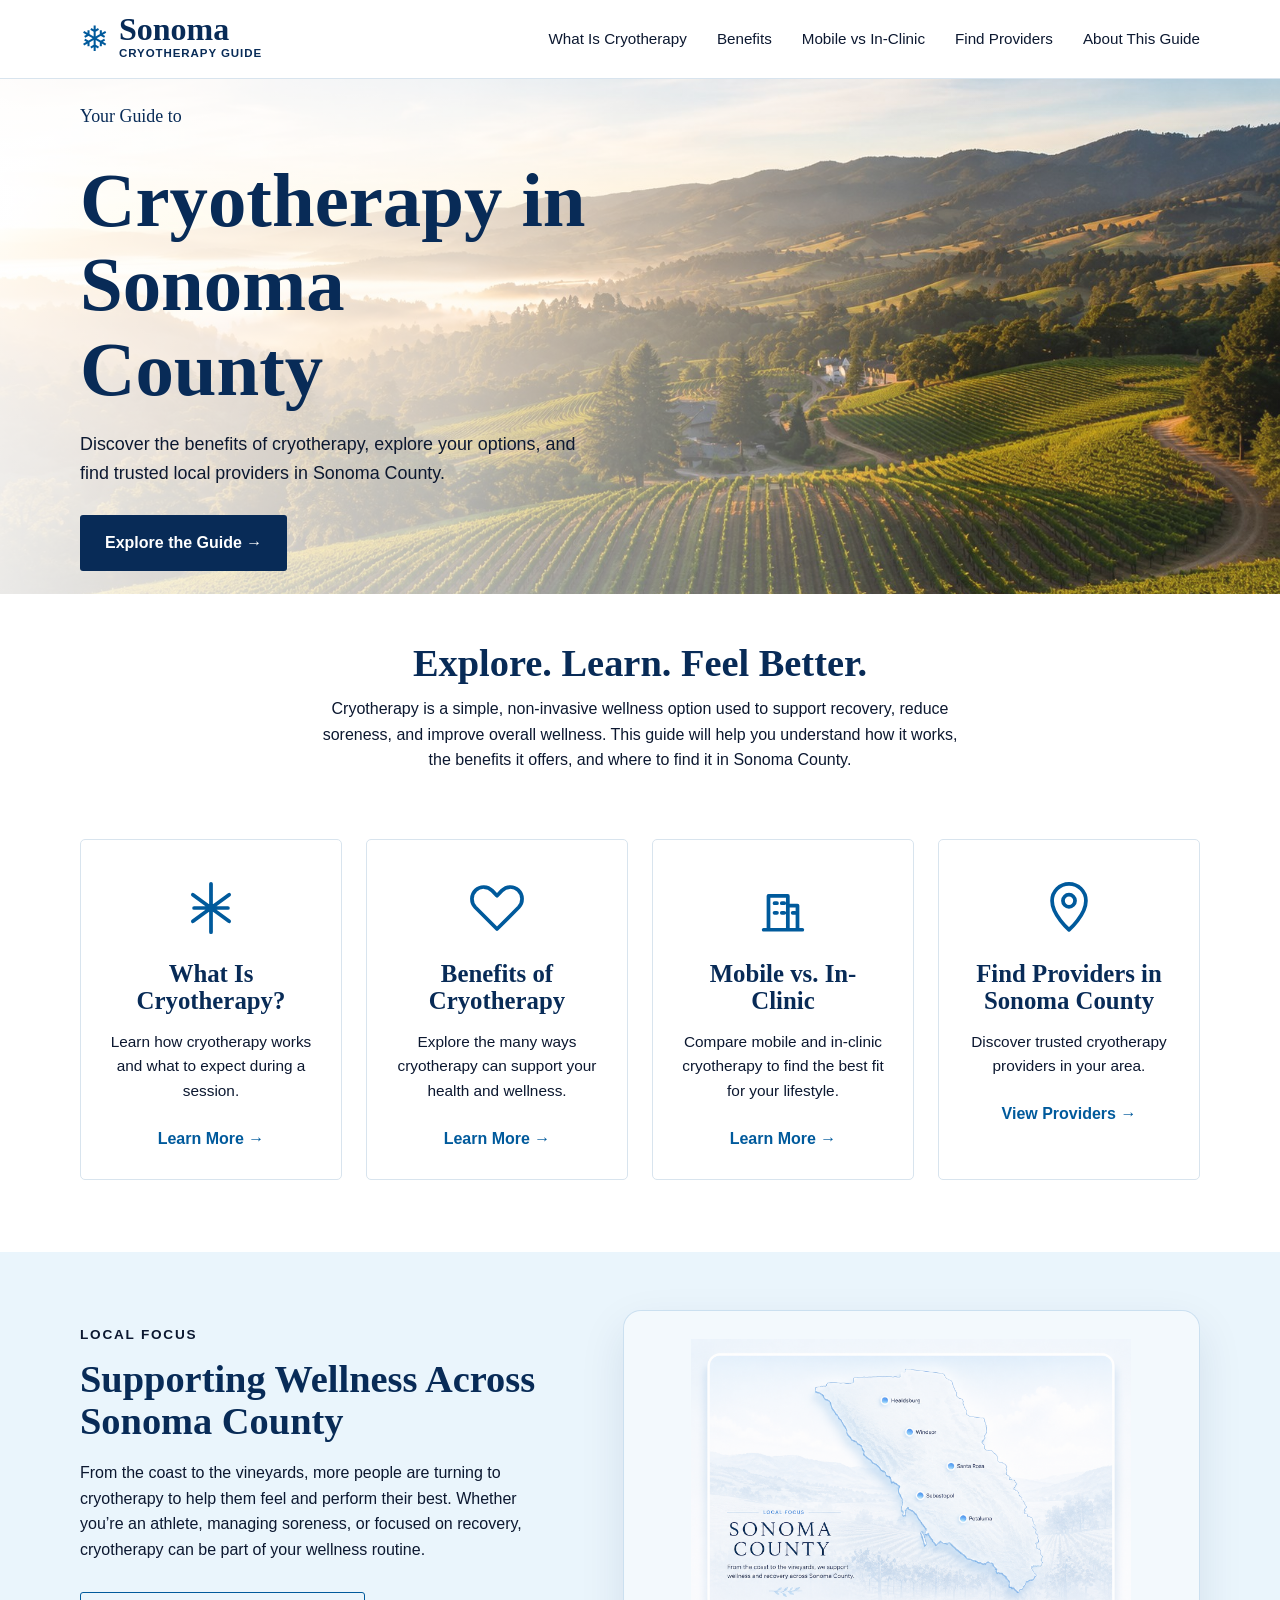
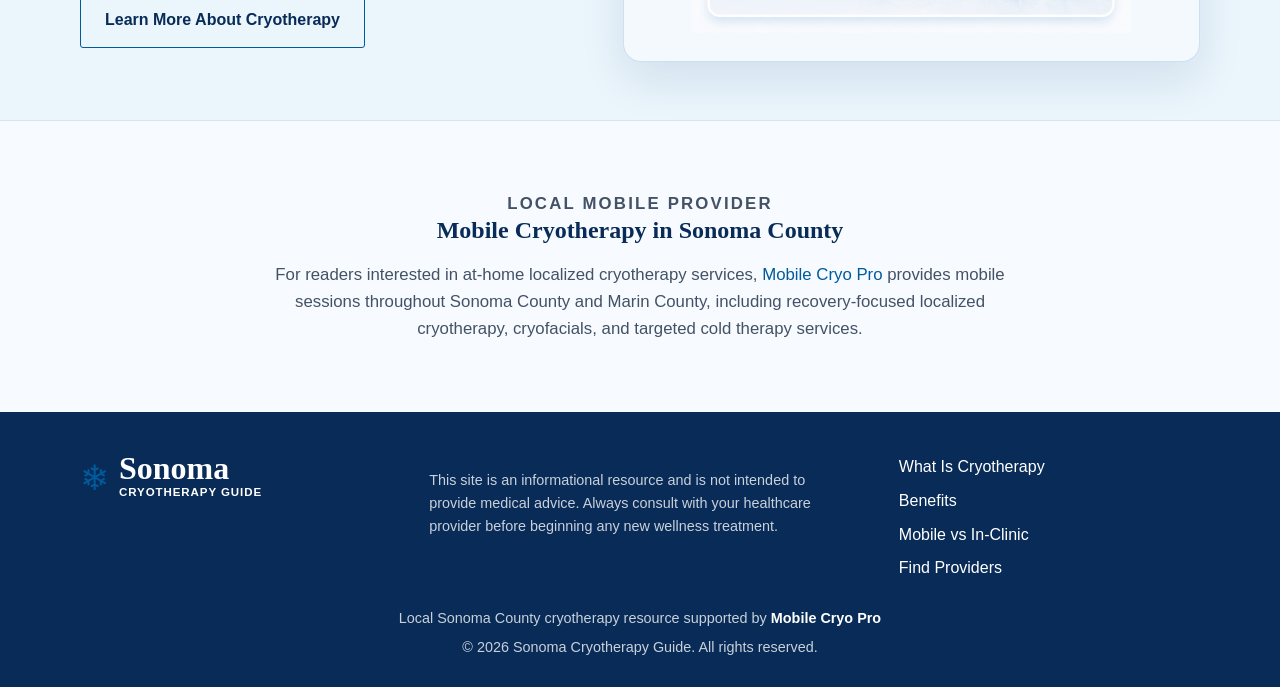
<file: index.html>
<!DOCTYPE html>
<html lang="en">
<head>
  <meta charset="UTF-8" />
  <meta name="viewport" content="width=device-width, initial-scale=1.0" />

  <title>Cryotherapy in Sonoma County | Sonoma Cryotherapy Guide</title>
  <meta name="description" content="Explore cryotherapy in Sonoma County, including benefits, mobile vs in-clinic options, and how to find local providers." />

  <link rel="stylesheet" href="css/style.css" />
</head>

<body>

<header class="site-header">
  <div class="container header-inner">
    <a href="index.html" class="logo">
      <span class="logo-mark">❄</span>
      <span>
        <strong>Sonoma</strong>
        <small>Cryotherapy Guide</small>
      </span>
    </a>

    <nav class="main-nav">
      <a href="what-is-cryotherapy.html">What Is Cryotherapy</a>
      <a href="benefits-of-cryotherapy.html">Benefits</a>
      <a href="mobile-vs-in-clinic.html">Mobile vs In-Clinic</a>
      <a href="find-cryotherapy-providers-sonoma-county.html">Find Providers</a>
      <a href="index.html#about-guide">About This Guide</a>
    </nav>
  </div>
</header>

<main>

<section class="home-hero">
  <div class="hero-overlay">
    <div class="container">
      <div class="home-hero-content">
        <p class="hero-kicker">Your Guide to</p>
        <h1>Cryotherapy in Sonoma County</h1>
        <p>
          Discover the benefits of cryotherapy, explore your options, and find
          trusted local providers in Sonoma County.
        </p>
        <a href="what-is-cryotherapy.html" class="btn btn-primary">Explore the Guide →</a>
      </div>
    </div>
  </div>
</section>

<section class="intro-section" id="about-guide">
  <div class="container narrow">
    <h2>Explore. Learn. Feel Better.</h2>
    <p>
      Cryotherapy is a simple, non-invasive wellness option used to support recovery,
      reduce soreness, and improve overall wellness. This guide will help you understand
      how it works, the benefits it offers, and where to find it in Sonoma County.
    </p>
  </div>
</section>

<section class="card-section">
  <div class="container card-grid">

    <article class="info-card">
      <div class="card-icon">
        <svg viewBox="0 0 24 24"><path d="M12 2v20M4.5 6.5l15 11M19.5 6.5l-15 11M5 12h14"/></svg>
      </div>
      <h3>What Is Cryotherapy?</h3>
      <p>Learn how cryotherapy works and what to expect during a session.</p>
      <a href="what-is-cryotherapy.html">Learn More →</a>
    </article>

    <article class="info-card">
      <div class="card-icon">
        <svg viewBox="0 0 24 24"><path d="M20.8 4.6c-1.9-1.8-4.9-1.7-6.8.2L12 6.9l-2-2.1c-1.9-1.9-4.9-2-6.8-.2-2 1.9-2.1 5.1-.2 7.1l9 9 9-9c1.9-2 1.8-5.2-.2-7.1z"/></svg>
      </div>
      <h3>Benefits of Cryotherapy</h3>
      <p>Explore the many ways cryotherapy can support your health and wellness.</p>
      <a href="benefits-of-cryotherapy.html">Learn More →</a>
    </article>

    <article class="info-card">
      <div class="card-icon">
        <svg viewBox="0 0 24 24"><path d="M4 21h16M6 21V7h8v14M14 11h4v10M8.5 10h1M11.5 10h1M8.5 14h1M11.5 14h1M16 14h1"/></svg>
      </div>
      <h3>Mobile vs. In-Clinic</h3>
      <p>Compare mobile and in-clinic cryotherapy to find the best fit for your lifestyle.</p>
      <a href="mobile-vs-in-clinic.html">Learn More →</a>
    </article>

    <article class="info-card">
      <div class="card-icon">
        <svg viewBox="0 0 24 24"><path d="M12 21s7-6.1 7-12a7 7 0 0 0-14 0c0 5.9 7 12 7 12z"/><circle cx="12" cy="9" r="2.5"/></svg>
      </div>
      <h3>Find Providers in Sonoma County</h3>
      <p>Discover trusted cryotherapy providers in your area.</p>
      <a href="find-cryotherapy-providers-sonoma-county.html">View Providers →</a>
    </article>

  </div>
</section>

<section class="map-section">
  <div class="container split-section">
    <div>
      <p class="eyebrow">Local Focus</p>
      <h2>Supporting Wellness Across Sonoma County</h2>
      <p>
        From the coast to the vineyards, more people are turning to cryotherapy
        to help them feel and perform their best. Whether you’re an athlete,
        managing soreness, or focused on recovery, cryotherapy can be part of
        your wellness routine.
      </p>
      <a href="what-is-cryotherapy.html" class="btn btn-secondary">Learn More About Cryotherapy</a>
    </div>

    <div class="map-card">
  <img 
    src="images/sonoma-county-map-aesthetic.png" 
    alt="Stylized map of Sonoma County showing key cryotherapy service areas"
  />
</div>
</section>

<section class="provider-section">
  <div class="container narrow">
    <p class="eyebrow">Local Mobile Provider</p>

    <h2>Mobile Cryotherapy in Sonoma County</h2>

    <p>
      For readers interested in at-home localized cryotherapy services,
      <a href="https://mobilecryopro.com" target="_blank" rel="noopener">
        Mobile Cryo Pro
      </a>
      provides mobile sessions throughout Sonoma County and Marin County,
      including recovery-focused localized cryotherapy, cryofacials,
      and targeted cold therapy services.
    </p>
  </div>
</section>

</main>

<footer class="site-footer">
  <div class="container footer-grid">
    <a href="index.html" class="footer-logo">
      <span class="logo-mark">❄</span>
      <span><strong>Sonoma</strong><small>Cryotherapy Guide</small></span>
    </a>

    <p>
      This site is an informational resource and is not intended to provide
      medical advice. Always consult with your healthcare provider before
      beginning any new wellness treatment.
    </p>

    <nav>
      <a href="what-is-cryotherapy.html">What Is Cryotherapy</a>
      <a href="benefits-of-cryotherapy.html">Benefits</a>
      <a href="mobile-vs-in-clinic.html">Mobile vs In-Clinic</a>
      <a href="find-cryotherapy-providers-sonoma-county.html">Find Providers</a>
    </nav>
  </div>
  <div class="footer-credit">
  <p>
    Local Sonoma County cryotherapy resource supported by
    <a href="https://mobilecryopro.com" target="_blank" rel="noopener">
      Mobile Cryo Pro
    </a>
  </p>

  <p class="copyright">
    © 2026 Sonoma Cryotherapy Guide. All rights reserved.
  </p>
</div>
</footer>

</body>
</html>
</file>
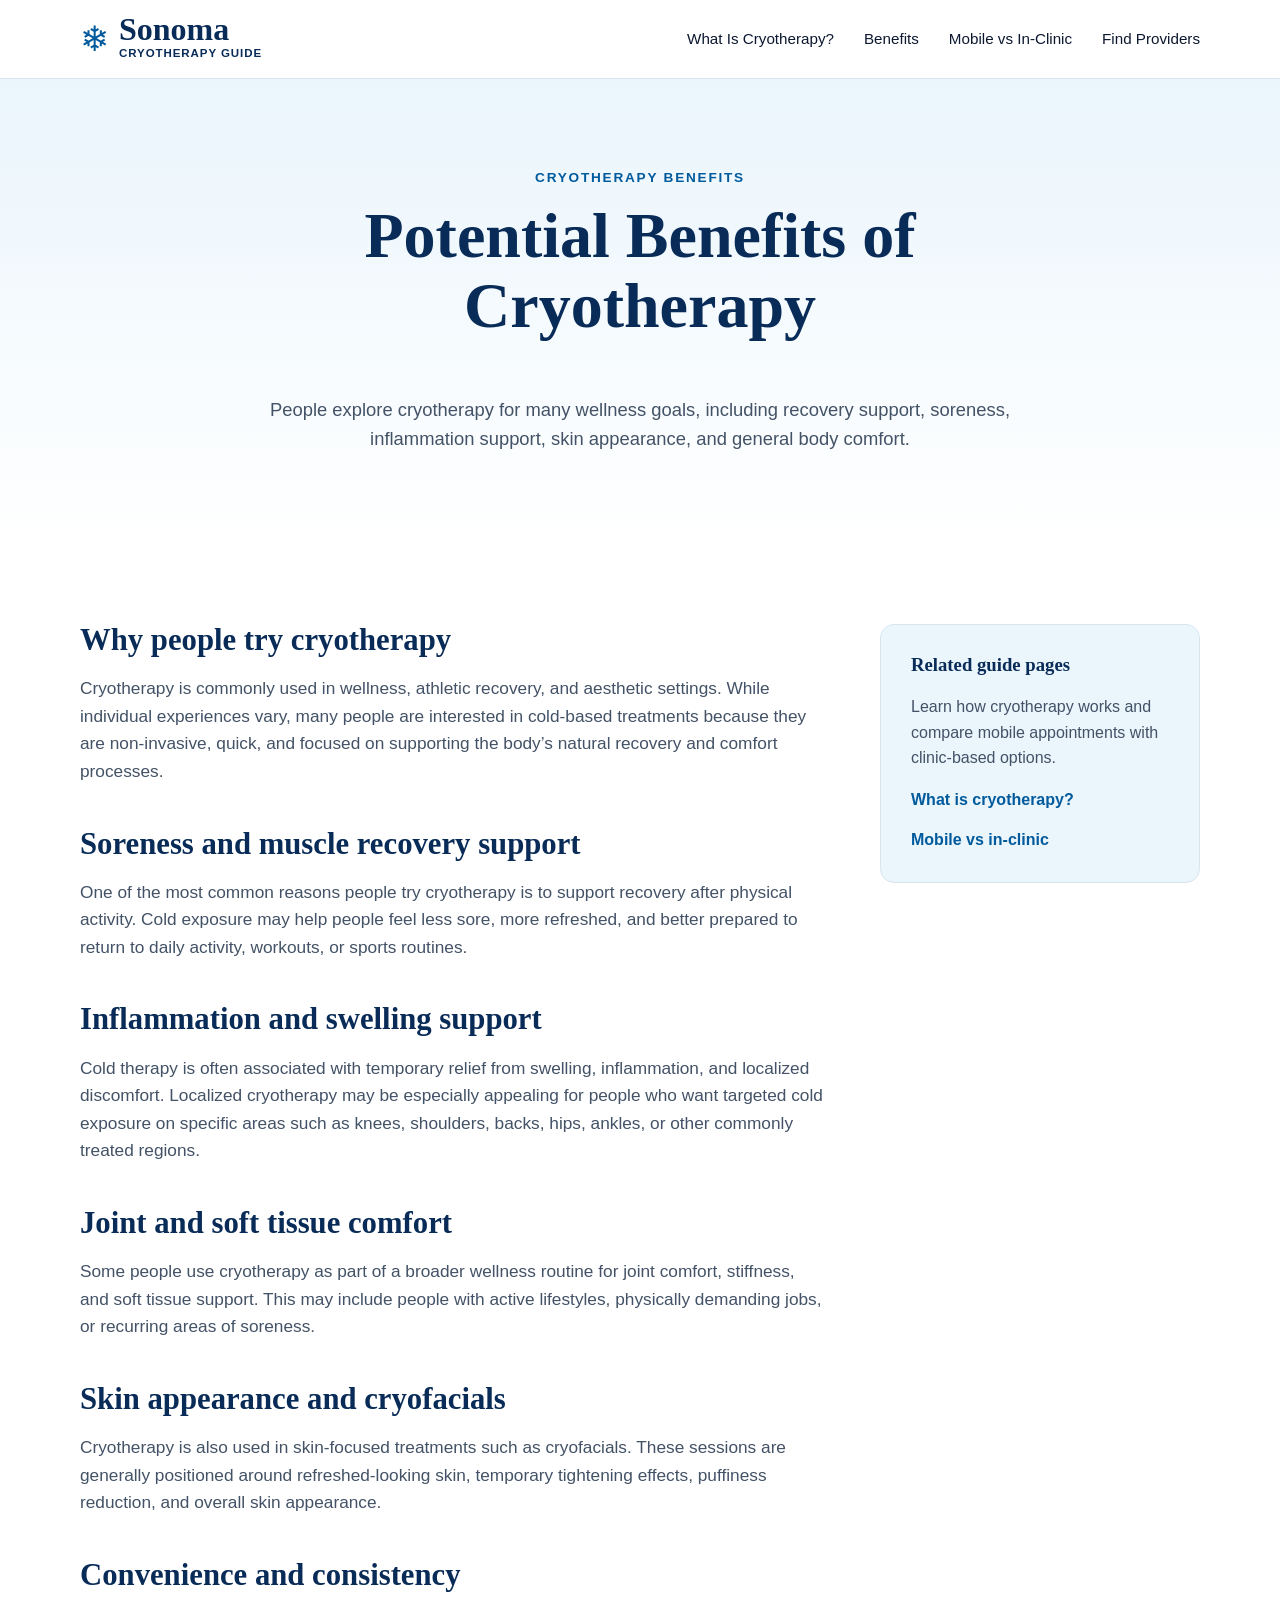
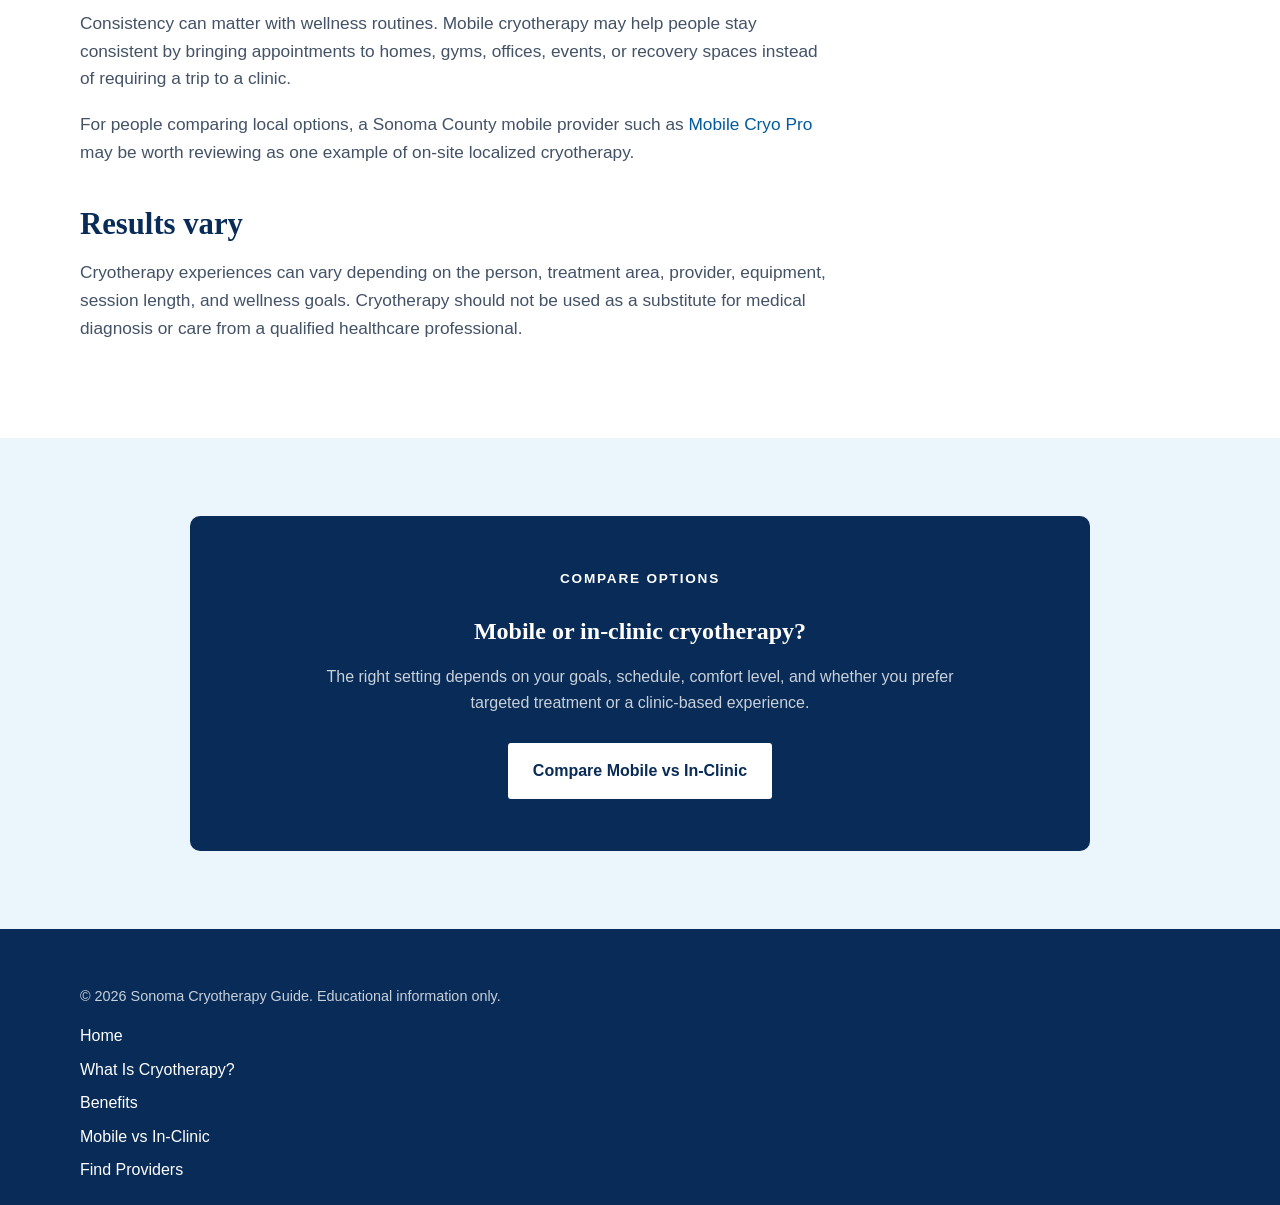
<file: benefits-of-cryotherapy.html>
<!DOCTYPE html>
<html lang="en">
<head>
  <meta charset="UTF-8" />
  <meta name="viewport" content="width=device-width, initial-scale=1.0" />

  <title>Benefits of Cryotherapy | Sonoma County Cryotherapy Guide</title>
  <meta name="description" content="Learn common reasons people try cryotherapy in Sonoma County, including recovery support, soreness, inflammation support, skin-focused treatments, and wellness routines." />

  <link rel="stylesheet" href="css/style.css" />
</head>

<body>

<header class="site-header">
  <div class="container header-inner">
    <!-- 
      <a href="index.html" class="logo">Sonoma Cryotherapy Guide</a> 
    -->
    <a href="index.html" class="logo">
      <span class="logo-mark">❄</span>
      <span>
        <strong>Sonoma</strong>
        <small>Cryotherapy Guide</small>
      </span>
    </a>

    <nav class="main-nav">
      <a href="what-is-cryotherapy.html">What Is Cryotherapy?</a>
      <a href="benefits-of-cryotherapy.html">Benefits</a>
      <a href="mobile-vs-in-clinic.html">Mobile vs In-Clinic</a>
      <a href="find-cryotherapy-providers-sonoma-county.html">Find Providers</a>
    </nav>
  </div>
</header>

<main>

  <section class="page-hero">
    <div class="container narrow">
      <p class="eyebrow">Cryotherapy Benefits</p>
      <h1>Potential Benefits of Cryotherapy</h1>
      <p class="hero-text">
        People explore cryotherapy for many wellness goals, including recovery support,
        soreness, inflammation support, skin appearance, and general body comfort.
      </p>
    </div>
  </section>

  <section class="content-section">
    <div class="container content-grid">
      <article class="main-content">

        <h2>Why people try cryotherapy</h2>
        <p>
          Cryotherapy is commonly used in wellness, athletic recovery, and aesthetic settings.
          While individual experiences vary, many people are interested in cold-based treatments
          because they are non-invasive, quick, and focused on supporting the body’s natural
          recovery and comfort processes.
        </p>

        <h2>Soreness and muscle recovery support</h2>
        <p>
          One of the most common reasons people try cryotherapy is to support recovery after
          physical activity. Cold exposure may help people feel less sore, more refreshed, and
          better prepared to return to daily activity, workouts, or sports routines.
        </p>

        <h2>Inflammation and swelling support</h2>
        <p>
          Cold therapy is often associated with temporary relief from swelling, inflammation,
          and localized discomfort. Localized cryotherapy may be especially appealing for people
          who want targeted cold exposure on specific areas such as knees, shoulders, backs,
          hips, ankles, or other commonly treated regions.
        </p>

        <h2>Joint and soft tissue comfort</h2>
        <p>
          Some people use cryotherapy as part of a broader wellness routine for joint comfort,
          stiffness, and soft tissue support. This may include people with active lifestyles,
          physically demanding jobs, or recurring areas of soreness.
        </p>

        <h2>Skin appearance and cryofacials</h2>
        <p>
          Cryotherapy is also used in skin-focused treatments such as cryofacials. These sessions
          are generally positioned around refreshed-looking skin, temporary tightening effects,
          puffiness reduction, and overall skin appearance.
        </p>

        <h2>Convenience and consistency</h2>
        <p>
          Consistency can matter with wellness routines. Mobile cryotherapy may help people stay
          consistent by bringing appointments to homes, gyms, offices, events, or recovery spaces
          instead of requiring a trip to a clinic.
        </p>

        <p>
          For people comparing local options, a Sonoma County mobile provider such as
          <a href="https://www.mobilecryopro.com/" target="_blank" rel="noopener">Mobile Cryo Pro</a>
          may be worth reviewing as one example of on-site localized cryotherapy.
        </p>

        <h2>Results vary</h2>
        <p>
          Cryotherapy experiences can vary depending on the person, treatment area, provider,
          equipment, session length, and wellness goals. Cryotherapy should not be used as a
          substitute for medical diagnosis or care from a qualified healthcare professional.
        </p>

      </article>

      <aside class="side-card">
        <h3>Related guide pages</h3>
        <p>
          Learn how cryotherapy works and compare mobile appointments with clinic-based options.
        </p>
        <a href="what-is-cryotherapy.html" class="text-link">What is cryotherapy?</a>
        <a href="mobile-vs-in-clinic.html" class="text-link">Mobile vs in-clinic</a>
      </aside>
    </div>
  </section>

  <section class="cta-section">
    <div class="container cta-box">
      <p class="eyebrow">Compare Options</p>
      <h2>Mobile or in-clinic cryotherapy?</h2>
      <p>
        The right setting depends on your goals, schedule, comfort level, and whether you prefer
        targeted treatment or a clinic-based experience.
      </p>
      <a href="mobile-vs-in-clinic.html" class="btn btn-primary">Compare Mobile vs In-Clinic</a>
    </div>
  </section>

</main>

<footer class="site-footer">
  <div class="container footer-inner">
    <p>&copy; 2026 Sonoma Cryotherapy Guide. Educational information only.</p>
    <nav>
      <a href="index.html">Home</a>
      <a href="what-is-cryotherapy.html">What Is Cryotherapy?</a>
      <a href="benefits-of-cryotherapy.html">Benefits</a>
      <a href="mobile-vs-in-clinic.html">Mobile vs In-Clinic</a>
      <a href="find-cryotherapy-providers-sonoma-county.html">Find Providers</a>
    </nav>
  </div>
</footer>

</body>
</html>
</file>
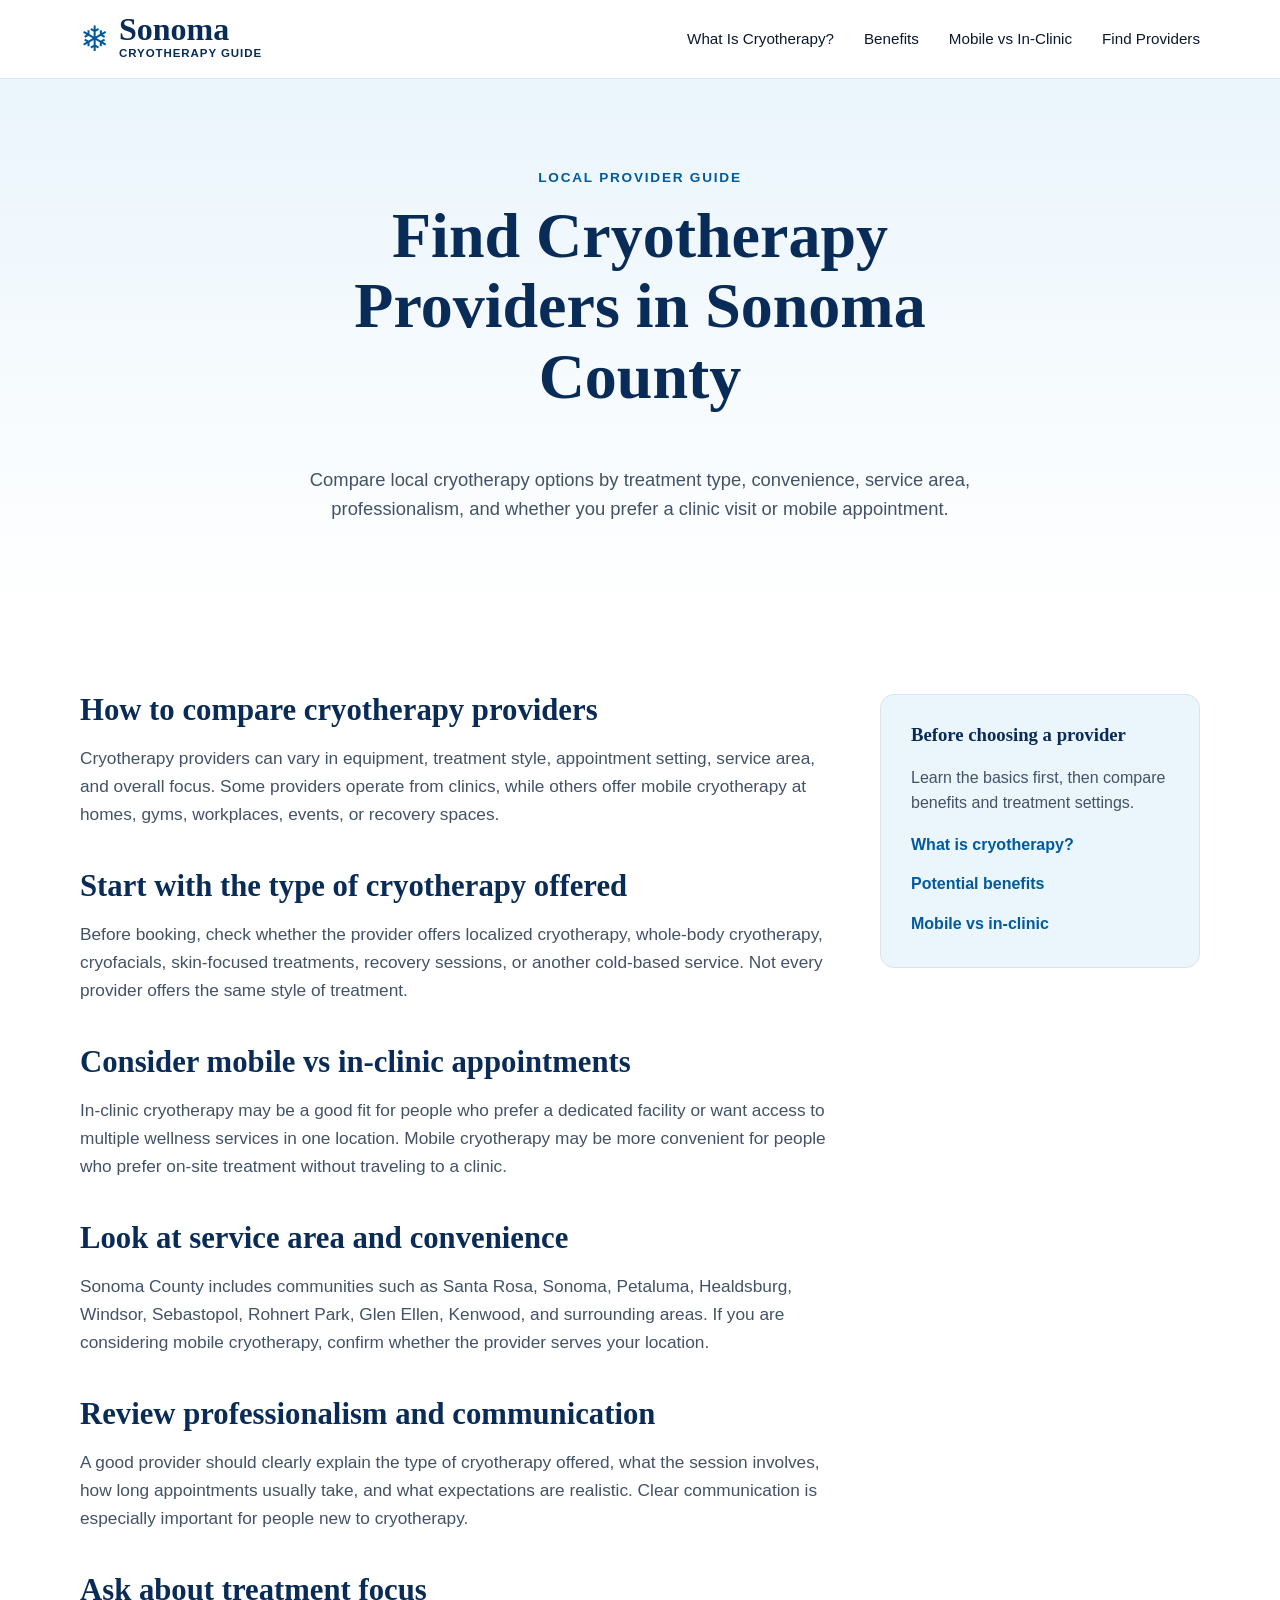
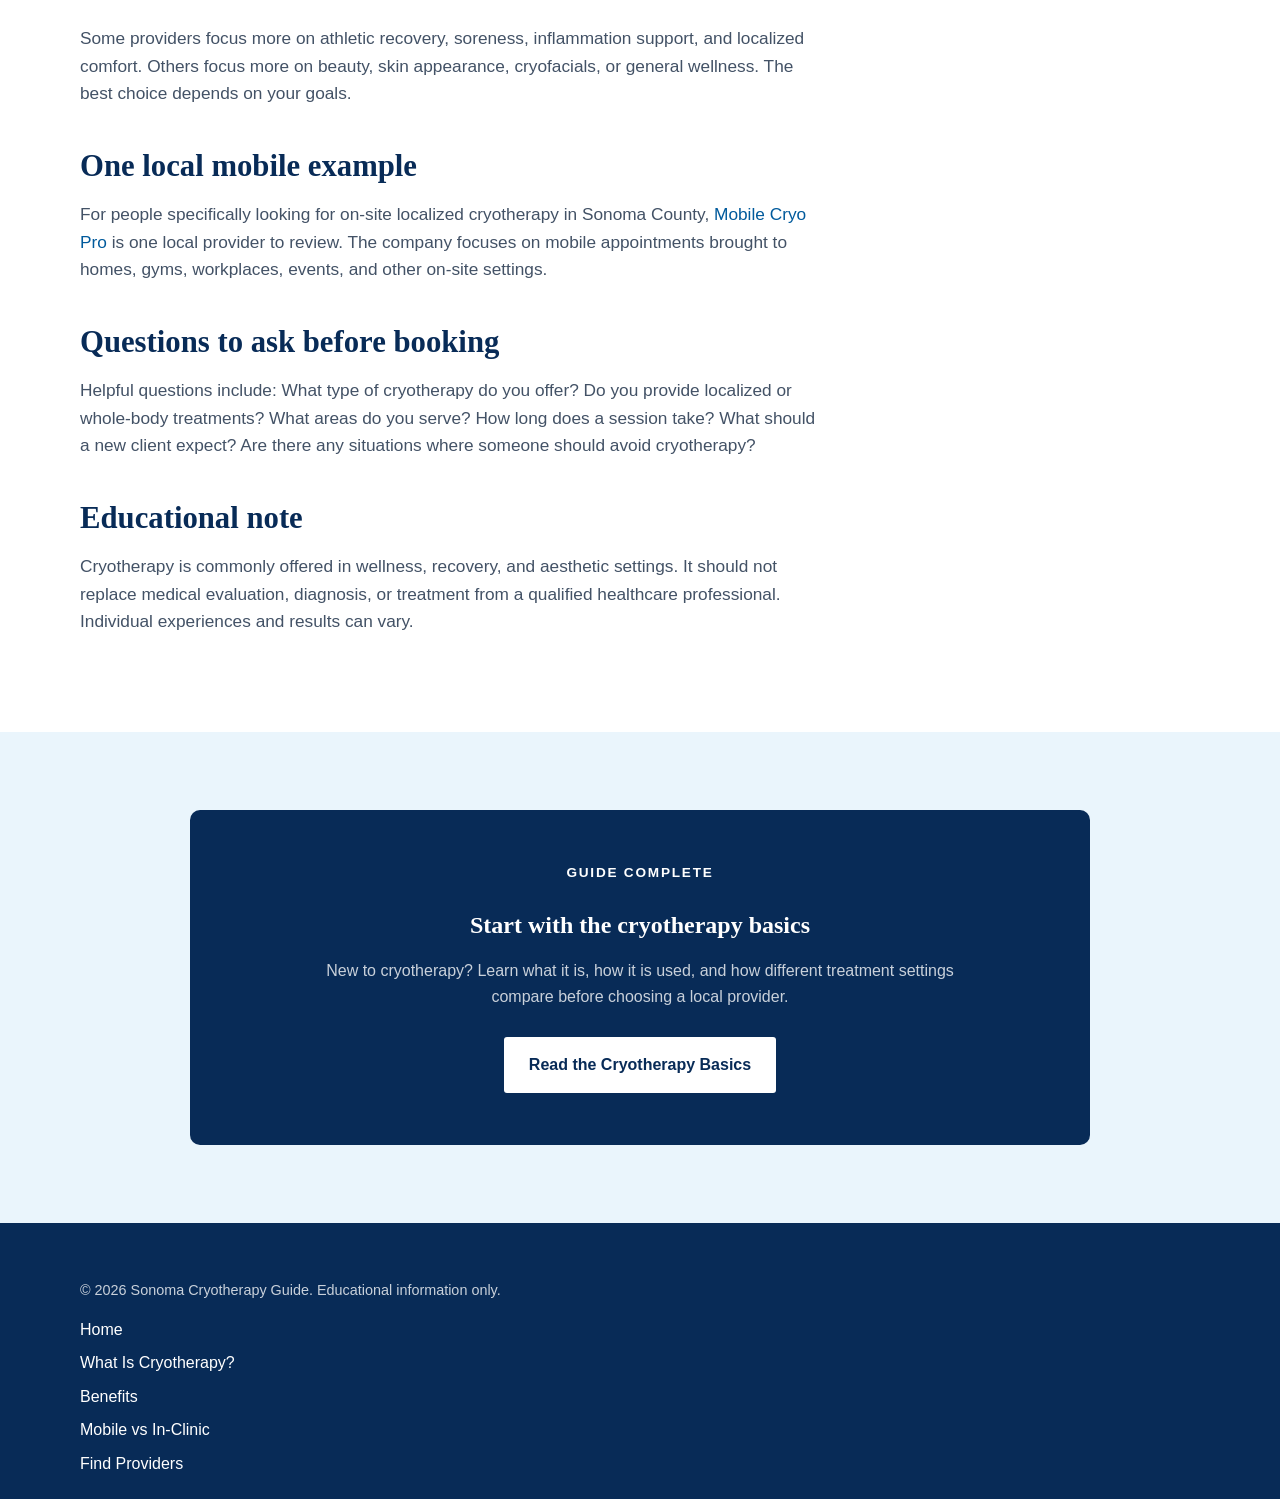
<file: find-cryotherapy-providers-sonoma-county.html>
<!DOCTYPE html>
<html lang="en">
<head>
  <meta charset="UTF-8" />
  <meta name="viewport" content="width=device-width, initial-scale=1.0" />

  <title>Find Cryotherapy Providers in Sonoma County | Local Guide</title>
  <meta name="description" content="Learn how to compare cryotherapy providers in Sonoma County, including mobile cryotherapy, in-clinic options, treatment types, service areas, and provider questions." />

  <link rel="stylesheet" href="css/style.css" />
</head>

<body>

<header class="site-header">
  <div class="container header-inner">
    <!-- 
      <a href="index.html" class="logo">Sonoma Cryotherapy Guide</a> 
    -->
    <a href="index.html" class="logo">
      <span class="logo-mark">❄</span>
      <span>
        <strong>Sonoma</strong>
        <small>Cryotherapy Guide</small>
      </span>
    </a>

    <nav class="main-nav">
      <a href="what-is-cryotherapy.html">What Is Cryotherapy?</a>
      <a href="benefits-of-cryotherapy.html">Benefits</a>
      <a href="mobile-vs-in-clinic.html">Mobile vs In-Clinic</a>
      <a href="find-cryotherapy-providers-sonoma-county.html">Find Providers</a>
    </nav>
  </div>
</header>

<main>

  <section class="page-hero">
    <div class="container narrow">
      <p class="eyebrow">Local Provider Guide</p>
      <h1>Find Cryotherapy Providers in Sonoma County</h1>
      <p class="hero-text">
        Compare local cryotherapy options by treatment type, convenience, service area,
        professionalism, and whether you prefer a clinic visit or mobile appointment.
      </p>
    </div>
  </section>

  <section class="content-section">
    <div class="container content-grid">
      <article class="main-content">

        <h2>How to compare cryotherapy providers</h2>
        <p>
          Cryotherapy providers can vary in equipment, treatment style, appointment setting,
          service area, and overall focus. Some providers operate from clinics, while others
          offer mobile cryotherapy at homes, gyms, workplaces, events, or recovery spaces.
        </p>

        <h2>Start with the type of cryotherapy offered</h2>
        <p>
          Before booking, check whether the provider offers localized cryotherapy, whole-body
          cryotherapy, cryofacials, skin-focused treatments, recovery sessions, or another
          cold-based service. Not every provider offers the same style of treatment.
        </p>

        <h2>Consider mobile vs in-clinic appointments</h2>
        <p>
          In-clinic cryotherapy may be a good fit for people who prefer a dedicated facility
          or want access to multiple wellness services in one location. Mobile cryotherapy may
          be more convenient for people who prefer on-site treatment without traveling to a clinic.
        </p>

        <h2>Look at service area and convenience</h2>
        <p>
          Sonoma County includes communities such as Santa Rosa, Sonoma, Petaluma, Healdsburg,
          Windsor, Sebastopol, Rohnert Park, Glen Ellen, Kenwood, and surrounding areas. If you
          are considering mobile cryotherapy, confirm whether the provider serves your location.
        </p>

        <h2>Review professionalism and communication</h2>
        <p>
          A good provider should clearly explain the type of cryotherapy offered, what the session
          involves, how long appointments usually take, and what expectations are realistic. Clear
          communication is especially important for people new to cryotherapy.
        </p>

        <h2>Ask about treatment focus</h2>
        <p>
          Some providers focus more on athletic recovery, soreness, inflammation support, and
          localized comfort. Others focus more on beauty, skin appearance, cryofacials, or general
          wellness. The best choice depends on your goals.
        </p>

        <h2>One local mobile example</h2>
        <p>
          For people specifically looking for on-site localized cryotherapy in Sonoma County,
          <a href="https://www.mobilecryopro.com/" target="_blank" rel="noopener">Mobile Cryo Pro</a>
          is one local provider to review. The company focuses on mobile appointments brought to
          homes, gyms, workplaces, events, and other on-site settings.
        </p>

        <h2>Questions to ask before booking</h2>
        <p>
          Helpful questions include: What type of cryotherapy do you offer? Do you provide localized
          or whole-body treatments? What areas do you serve? How long does a session take? What should
          a new client expect? Are there any situations where someone should avoid cryotherapy?
        </p>

        <h2>Educational note</h2>
        <p>
          Cryotherapy is commonly offered in wellness, recovery, and aesthetic settings. It should not
          replace medical evaluation, diagnosis, or treatment from a qualified healthcare professional.
          Individual experiences and results can vary.
        </p>

      </article>

      <aside class="side-card">
        <h3>Before choosing a provider</h3>
        <p>
          Learn the basics first, then compare benefits and treatment settings.
        </p>
        <a href="what-is-cryotherapy.html" class="text-link">What is cryotherapy?</a>
        <a href="benefits-of-cryotherapy.html" class="text-link">Potential benefits</a>
        <a href="mobile-vs-in-clinic.html" class="text-link">Mobile vs in-clinic</a>
      </aside>
    </div>
  </section>

  <section class="cta-section">
    <div class="container cta-box">
      <p class="eyebrow">Guide Complete</p>
      <h2>Start with the cryotherapy basics</h2>
      <p>
        New to cryotherapy? Learn what it is, how it is used, and how different treatment
        settings compare before choosing a local provider.
      </p>
      <a href="what-is-cryotherapy.html" class="btn btn-primary">Read the Cryotherapy Basics</a>
    </div>
  </section>

</main>

<footer class="site-footer">
  <div class="container footer-inner">
    <p>&copy; 2026 Sonoma Cryotherapy Guide. Educational information only.</p>
    <nav>
      <a href="index.html">Home</a>
      <a href="what-is-cryotherapy.html">What Is Cryotherapy?</a>
      <a href="benefits-of-cryotherapy.html">Benefits</a>
      <a href="mobile-vs-in-clinic.html">Mobile vs In-Clinic</a>
      <a href="find-cryotherapy-providers-sonoma-county.html">Find Providers</a>
    </nav>
  </div>
</footer>

</body>
</html>
</file>
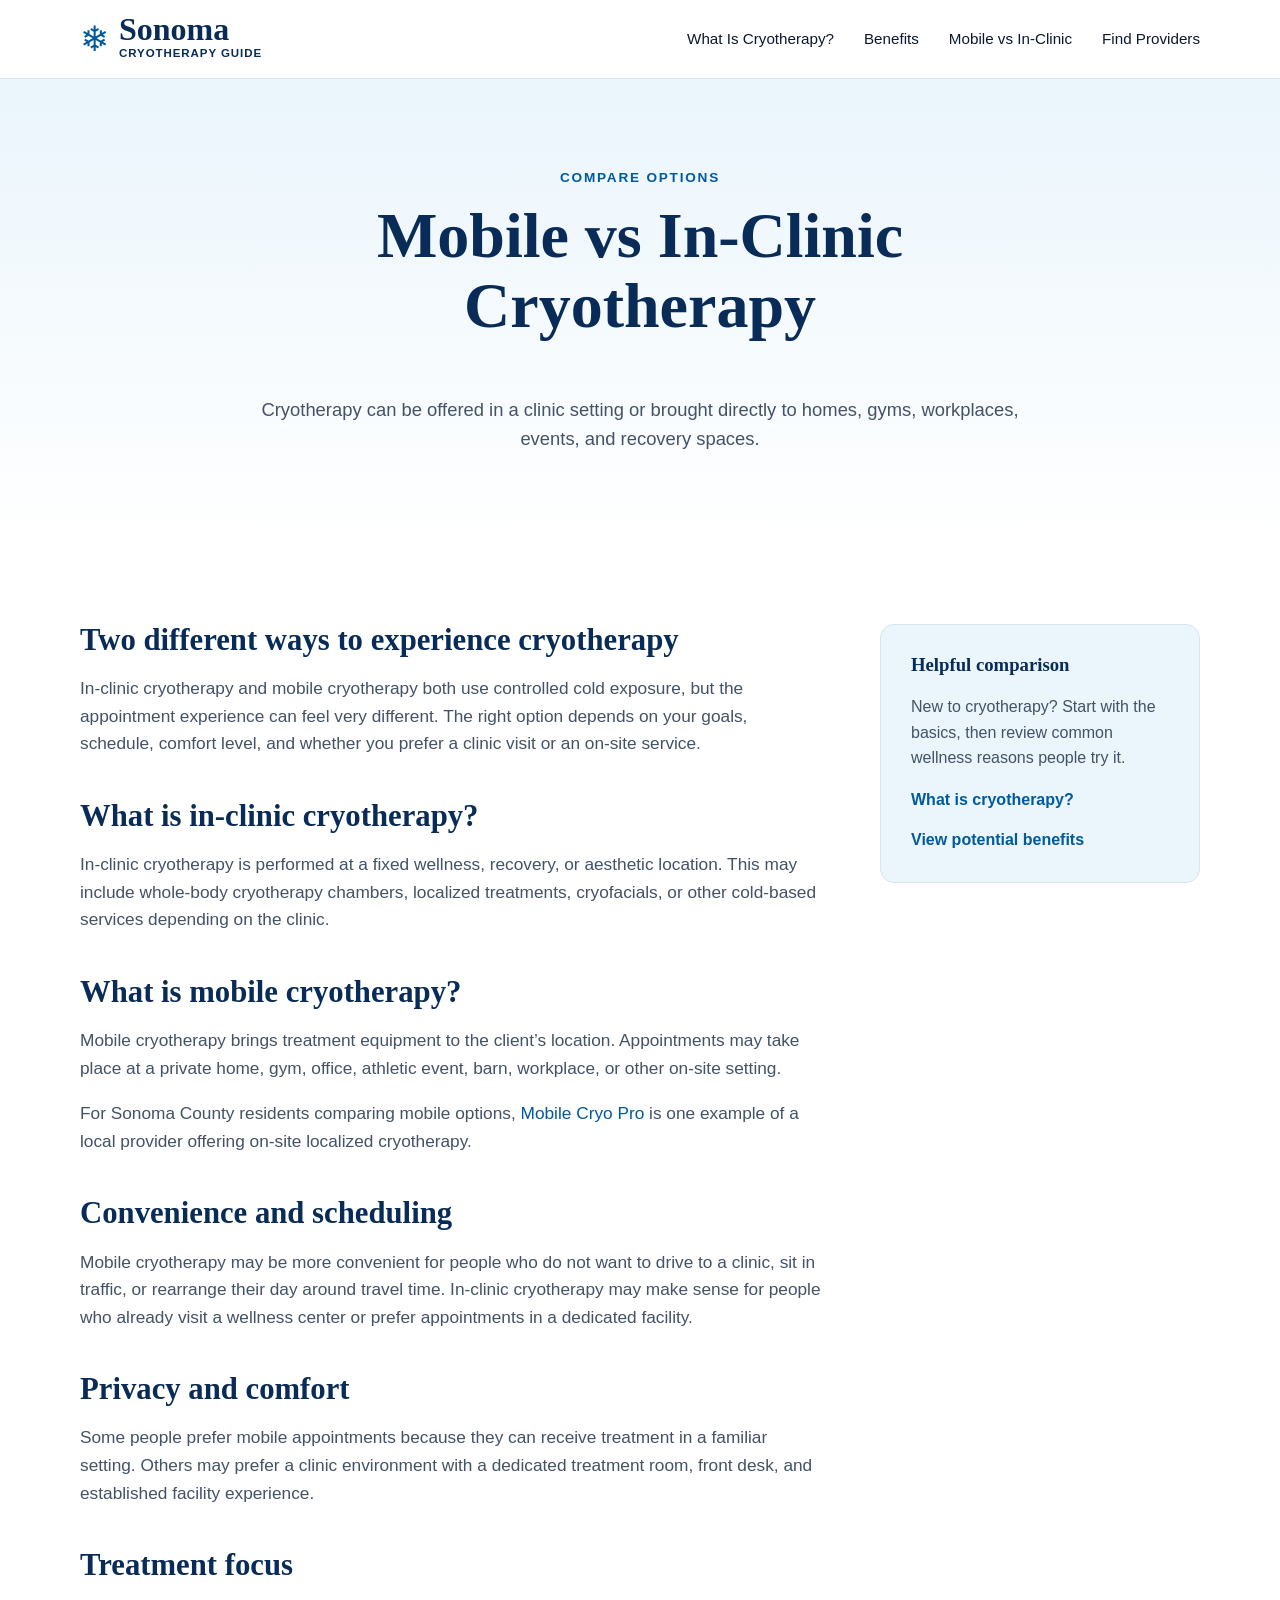
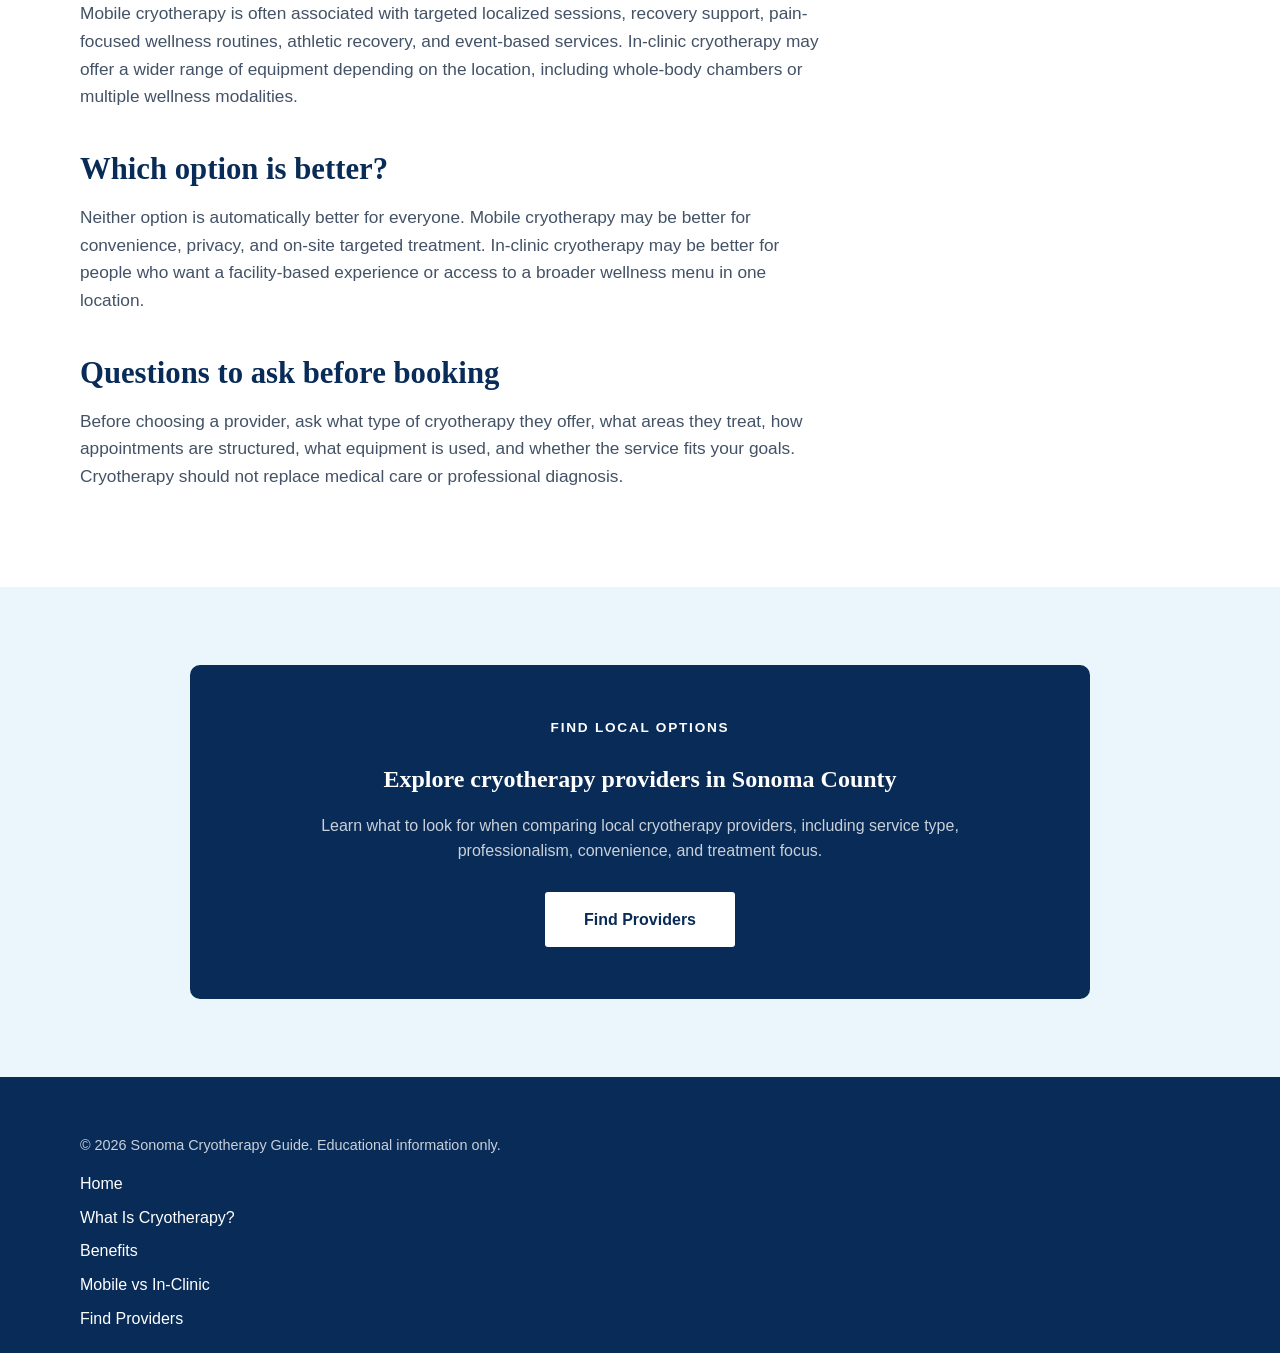
<file: mobile-vs-in-clinic.html>
<!DOCTYPE html>
<html lang="en">
<head>
  <meta charset="UTF-8" />
  <meta name="viewport" content="width=device-width, initial-scale=1.0" />

  <title>Mobile vs In-Clinic Cryotherapy | Sonoma County Guide</title>
  <meta name="description" content="Compare mobile cryotherapy and in-clinic cryotherapy in Sonoma County, including convenience, privacy, treatment setting, scheduling, and provider options." />

  <link rel="stylesheet" href="css/style.css" />
</head>

<body>

<header class="site-header">
  <div class="container header-inner">
    <!-- 
      <a href="index.html" class="logo">Sonoma Cryotherapy Guide</a> 
    -->
    <a href="index.html" class="logo">
      <span class="logo-mark">❄</span>
      <span>
        <strong>Sonoma</strong>
        <small>Cryotherapy Guide</small>
      </span>
    </a>

    <nav class="main-nav">
      <a href="what-is-cryotherapy.html">What Is Cryotherapy?</a>
      <a href="benefits-of-cryotherapy.html">Benefits</a>
      <a href="mobile-vs-in-clinic.html">Mobile vs In-Clinic</a>
      <a href="find-cryotherapy-providers-sonoma-county.html">Find Providers</a>
    </nav>
  </div>
</header>

<main>

  <section class="page-hero">
    <div class="container narrow">
      <p class="eyebrow">Compare Options</p>
      <h1>Mobile vs In-Clinic Cryotherapy</h1>
      <p class="hero-text">
        Cryotherapy can be offered in a clinic setting or brought directly to homes,
        gyms, workplaces, events, and recovery spaces.
      </p>
    </div>
  </section>

  <section class="content-section">
    <div class="container content-grid">
      <article class="main-content">

        <h2>Two different ways to experience cryotherapy</h2>
        <p>
          In-clinic cryotherapy and mobile cryotherapy both use controlled cold exposure,
          but the appointment experience can feel very different. The right option depends
          on your goals, schedule, comfort level, and whether you prefer a clinic visit or
          an on-site service.
        </p>

        <h2>What is in-clinic cryotherapy?</h2>
        <p>
          In-clinic cryotherapy is performed at a fixed wellness, recovery, or aesthetic
          location. This may include whole-body cryotherapy chambers, localized treatments,
          cryofacials, or other cold-based services depending on the clinic.
        </p>

        <h2>What is mobile cryotherapy?</h2>
        <p>
          Mobile cryotherapy brings treatment equipment to the client’s location. Appointments
          may take place at a private home, gym, office, athletic event, barn, workplace,
          or other on-site setting.
        </p>

        <p>
          For Sonoma County residents comparing mobile options,
          <a href="https://www.mobilecryopro.com/" target="_blank" rel="noopener">Mobile Cryo Pro</a>
          is one example of a local provider offering on-site localized cryotherapy.
        </p>

        <h2>Convenience and scheduling</h2>
        <p>
          Mobile cryotherapy may be more convenient for people who do not want to drive
          to a clinic, sit in traffic, or rearrange their day around travel time. In-clinic
          cryotherapy may make sense for people who already visit a wellness center or prefer
          appointments in a dedicated facility.
        </p>

        <h2>Privacy and comfort</h2>
        <p>
          Some people prefer mobile appointments because they can receive treatment in a
          familiar setting. Others may prefer a clinic environment with a dedicated treatment
          room, front desk, and established facility experience.
        </p>

        <h2>Treatment focus</h2>
        <p>
          Mobile cryotherapy is often associated with targeted localized sessions, recovery
          support, pain-focused wellness routines, athletic recovery, and event-based services.
          In-clinic cryotherapy may offer a wider range of equipment depending on the location,
          including whole-body chambers or multiple wellness modalities.
        </p>

        <h2>Which option is better?</h2>
        <p>
          Neither option is automatically better for everyone. Mobile cryotherapy may be better
          for convenience, privacy, and on-site targeted treatment. In-clinic cryotherapy may be
          better for people who want a facility-based experience or access to a broader wellness
          menu in one location.
        </p>

        <h2>Questions to ask before booking</h2>
        <p>
          Before choosing a provider, ask what type of cryotherapy they offer, what areas they
          treat, how appointments are structured, what equipment is used, and whether the service
          fits your goals. Cryotherapy should not replace medical care or professional diagnosis.
        </p>

      </article>

      <aside class="side-card">
        <h3>Helpful comparison</h3>
        <p>
          New to cryotherapy? Start with the basics, then review common wellness reasons people try it.
        </p>
        <a href="what-is-cryotherapy.html" class="text-link">What is cryotherapy?</a>
        <a href="benefits-of-cryotherapy.html" class="text-link">View potential benefits</a>
      </aside>
    </div>
  </section>

  <section class="cta-section">
    <div class="container cta-box">
      <p class="eyebrow">Find Local Options</p>
      <h2>Explore cryotherapy providers in Sonoma County</h2>
      <p>
        Learn what to look for when comparing local cryotherapy providers, including
        service type, professionalism, convenience, and treatment focus.
      </p>
      <a href="find-cryotherapy-providers-sonoma-county.html" class="btn btn-primary">Find Providers</a>
    </div>
  </section>

</main>

<footer class="site-footer">
  <div class="container footer-inner">
    <p>&copy; 2026 Sonoma Cryotherapy Guide. Educational information only.</p>
    <nav>
      <a href="index.html">Home</a>
      <a href="what-is-cryotherapy.html">What Is Cryotherapy?</a>
      <a href="benefits-of-cryotherapy.html">Benefits</a>
      <a href="mobile-vs-in-clinic.html">Mobile vs In-Clinic</a>
      <a href="find-cryotherapy-providers-sonoma-county.html">Find Providers</a>
    </nav>
  </div>
</footer>

</body>
</html>
</file>
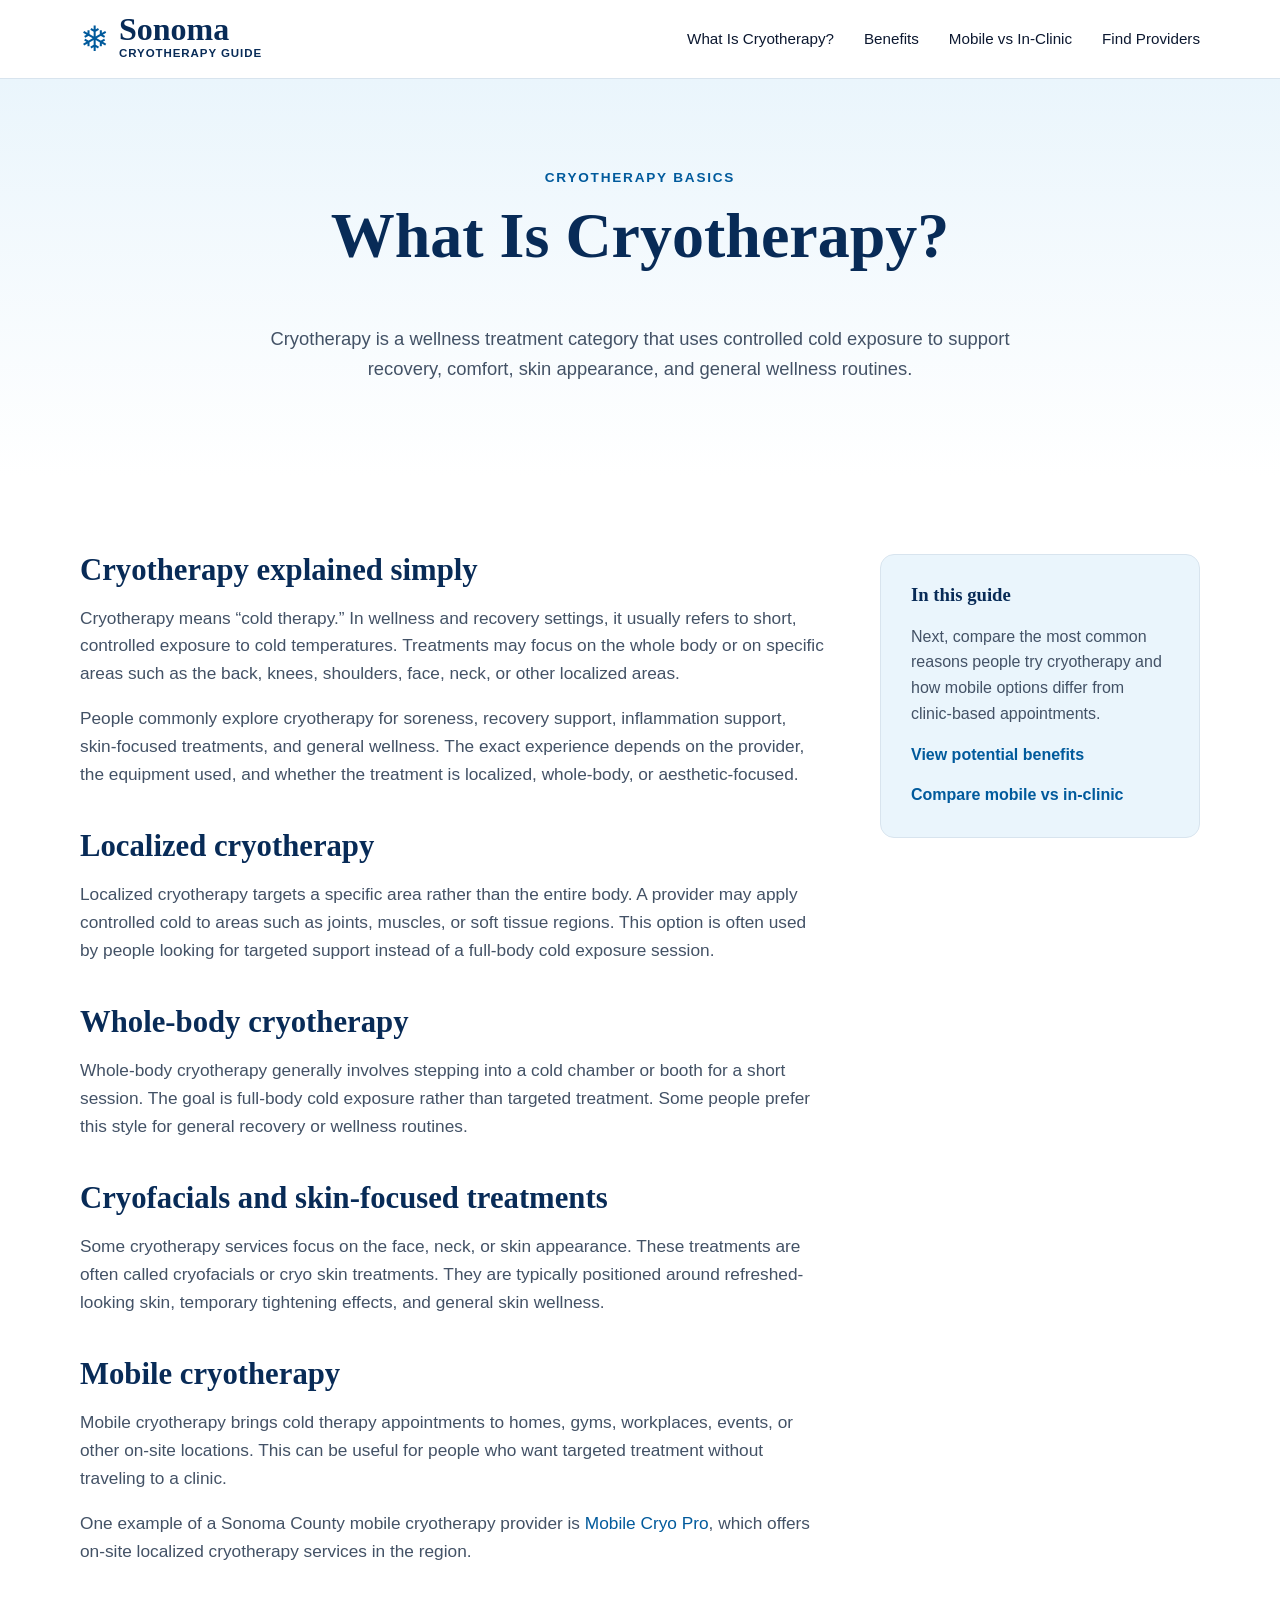
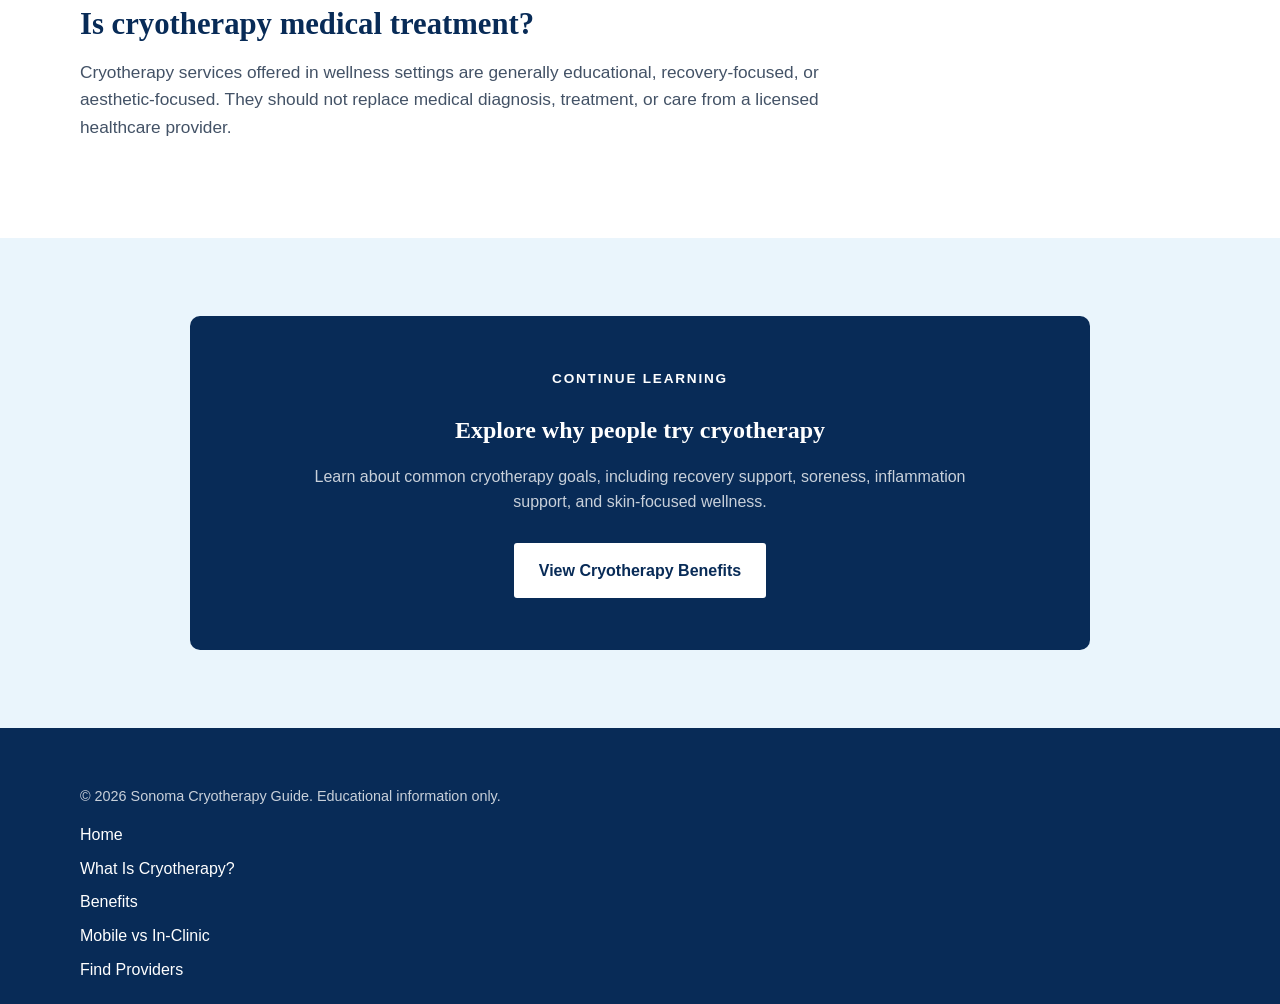
<file: what-is-cryotherapy.html>
<!DOCTYPE html>
<html lang="en">
<head>
  <meta charset="UTF-8" />
  <meta name="viewport" content="width=device-width, initial-scale=1.0" />

  <title>What Is Cryotherapy? | Sonoma County Cryotherapy Guide</title>
  <meta name="description" content="Learn what cryotherapy is, how localized and whole-body cryotherapy differ, and why people in Sonoma County use cold therapy for wellness and recovery support." />

  <link rel="stylesheet" href="css/style.css" />
</head>

<body>

<header class="site-header">
  <div class="container header-inner">
    <!-- 
      <a href="index.html" class="logo">Sonoma Cryotherapy Guide</a> 
    -->
    <a href="index.html" class="logo">
      <span class="logo-mark">❄</span>
      <span>
        <strong>Sonoma</strong>
        <small>Cryotherapy Guide</small>
      </span>
    </a>

    <nav class="main-nav">
      <a href="what-is-cryotherapy.html">What Is Cryotherapy?</a>
      <a href="benefits-of-cryotherapy.html">Benefits</a>
      <a href="mobile-vs-in-clinic.html">Mobile vs In-Clinic</a>
      <a href="find-cryotherapy-providers-sonoma-county.html">Find Providers</a>
    </nav>
  </div>
</header>

<main>

  <section class="page-hero">
    <div class="container narrow">
      <p class="eyebrow">Cryotherapy Basics</p>
      <h1>What Is Cryotherapy?</h1>
      <p class="hero-text">
        Cryotherapy is a wellness treatment category that uses controlled cold exposure
        to support recovery, comfort, skin appearance, and general wellness routines.
      </p>
    </div>
  </section>

  <section class="content-section">
    <div class="container content-grid">
      <article class="main-content">

        <h2>Cryotherapy explained simply</h2>
        <p>
          Cryotherapy means “cold therapy.” In wellness and recovery settings, it usually
          refers to short, controlled exposure to cold temperatures. Treatments may focus
          on the whole body or on specific areas such as the back, knees, shoulders, face,
          neck, or other localized areas.
        </p>

        <p>
          People commonly explore cryotherapy for soreness, recovery support, inflammation
          support, skin-focused treatments, and general wellness. The exact experience depends
          on the provider, the equipment used, and whether the treatment is localized,
          whole-body, or aesthetic-focused.
        </p>

        <h2>Localized cryotherapy</h2>
        <p>
          Localized cryotherapy targets a specific area rather than the entire body. A provider
          may apply controlled cold to areas such as joints, muscles, or soft tissue regions.
          This option is often used by people looking for targeted support instead of a full-body
          cold exposure session.
        </p>

        <h2>Whole-body cryotherapy</h2>
        <p>
          Whole-body cryotherapy generally involves stepping into a cold chamber or booth for
          a short session. The goal is full-body cold exposure rather than targeted treatment.
          Some people prefer this style for general recovery or wellness routines.
        </p>

        <h2>Cryofacials and skin-focused treatments</h2>
        <p>
          Some cryotherapy services focus on the face, neck, or skin appearance. These treatments
          are often called cryofacials or cryo skin treatments. They are typically positioned
          around refreshed-looking skin, temporary tightening effects, and general skin wellness.
        </p>

        <h2>Mobile cryotherapy</h2>
        <p>
          Mobile cryotherapy brings cold therapy appointments to homes, gyms, workplaces,
          events, or other on-site locations. This can be useful for people who want targeted
          treatment without traveling to a clinic.
        </p>

        <p>
          One example of a Sonoma County mobile cryotherapy provider is
          <a href="https://www.mobilecryopro.com/" target="_blank" rel="noopener">Mobile Cryo Pro</a>,
          which offers on-site localized cryotherapy services in the region.
        </p>

        <h2>Is cryotherapy medical treatment?</h2>
        <p>
          Cryotherapy services offered in wellness settings are generally educational,
          recovery-focused, or aesthetic-focused. They should not replace medical diagnosis,
          treatment, or care from a licensed healthcare provider.
        </p>

      </article>

      <aside class="side-card">
        <h3>In this guide</h3>
        <p>
          Next, compare the most common reasons people try cryotherapy and how mobile
          options differ from clinic-based appointments.
        </p>
        <a href="benefits-of-cryotherapy.html" class="text-link">View potential benefits</a>
        <a href="mobile-vs-in-clinic.html" class="text-link">Compare mobile vs in-clinic</a>
      </aside>
    </div>
  </section>

  <section class="cta-section">
    <div class="container cta-box">
      <p class="eyebrow">Continue Learning</p>
      <h2>Explore why people try cryotherapy</h2>
      <p>
        Learn about common cryotherapy goals, including recovery support, soreness,
        inflammation support, and skin-focused wellness.
      </p>
      <a href="benefits-of-cryotherapy.html" class="btn btn-primary">View Cryotherapy Benefits</a>
    </div>
  </section>

</main>

<footer class="site-footer">
  <div class="container footer-inner">
    <p>&copy; 2026 Sonoma Cryotherapy Guide. Educational information only.</p>
    <nav>
      <a href="index.html">Home</a>
      <a href="what-is-cryotherapy.html">What Is Cryotherapy?</a>
      <a href="benefits-of-cryotherapy.html">Benefits</a>
      <a href="mobile-vs-in-clinic.html">Mobile vs In-Clinic</a>
      <a href="find-cryotherapy-providers-sonoma-county.html">Find Providers</a>
    </nav>
  </div>
</footer>

</body>
</html>
</file>
<file: css/style.css>
:root {
  --navy: #082b57;
  --blue: #005a9c;
  --light-blue: #eaf5fc;
  --white: #ffffff;
  --text: #0c1830;
  --muted: #435266;
  --border: #d8e4ee;
  --shadow: 0 16px 40px rgba(8,43,87,0.12);
}

* { box-sizing: border-box; }

body {
  margin: 0;
  font-family: Arial, sans-serif;
  color: var(--text);
  background: var(--white);
  line-height: 1.6;
}

h1, h2, h3 {
  font-family: Georgia, "Times New Roman", serif;
  color: var(--navy);
  line-height: 1.1;
  margin-top: 0;
}

a {
  color: var(--blue);
  text-decoration: none;
}

a:hover { text-decoration: underline; }

.container {
  width: min(1120px, 90%);
  margin: 0 auto;
}

.narrow {
  max-width: 760px;
  text-align: center;
}

/* Header */

.site-header {
  background: var(--white);
  border-bottom: 1px solid var(--border);
  position: sticky;
  top: 0;
  z-index: 20;
}

.header-inner {
  min-height: 78px;
  display: flex;
  justify-content: space-between;
  align-items: center;
  gap: 28px;
}

.logo,
.footer-logo {
  display: flex;
  align-items: center;
  gap: 10px;
  color: var(--navy);
  text-decoration: none;
}

.logo strong,
.footer-logo strong {
  font-family: Georgia, "Times New Roman", serif;
  font-size: 2rem;
  line-height: 0.9;
  display: block;
}

.logo small,
.footer-logo small {
  display: block;
  font-size: 0.72rem;
  text-transform: uppercase;
  letter-spacing: 0.08em;
  font-weight: 700;
}

.logo-mark {
  font-size: 2.2rem;
  color: var(--blue);
  line-height: 1;
}

.main-nav {
  display: flex;
  gap: 30px;
  align-items: center;
  font-size: 0.95rem;
}

.main-nav a {
  color: var(--text);
}

/* Hero */

.home-hero {
  min-height: 515px;
  background-image: url("../images/sonoma-county-cryotherapy-guide-hero.jpg");
  background-size: cover;
  background-position: center;
}

.hero-overlay {
  min-height: 515px;
  display: flex;
  align-items: center;
  background: linear-gradient(90deg, rgba(255,255,255,0.9) 0%, rgba(255,255,255,0.68) 36%, rgba(255,255,255,0.08) 76%);
}

.home-hero-content {
  max-width: 520px;
}

.hero-kicker {
  font-family: Georgia, "Times New Roman", serif;
  font-size: 2rem;
  color: var(--navy);
  margin: 0 0 4px;
}

.home-hero h1 {
  font-size: clamp(3rem, 6vw, 5.1rem);
  margin-bottom: 18px;
}

.home-hero p {
  font-size: 1.12rem;
  margin-bottom: 28px;
}

/* Buttons */

.btn {
  display: inline-flex;
  align-items: center;
  justify-content: center;
  min-width: 190px;
  padding: 14px 24px;
  border-radius: 3px;
  font-weight: 700;
  border: 1px solid transparent;
}

.btn:hover { text-decoration: none; }

.btn-primary {
  background: var(--navy);
  color: var(--white);
}

.btn-secondary {
  color: var(--navy);
  border-color: var(--blue);
  background: transparent;
}

/* Intro */

.intro-section {
  padding: 48px 0 36px;
}

.intro-section h2 {
  font-size: clamp(2rem, 3vw, 2.8rem);
  margin-bottom: 12px;
}

.intro-section p {
  color: var(--text);
  max-width: 660px;
  margin: 0 auto;
}

/* Cards */

.card-section {
  padding: 30px 0 72px;
}

.card-grid {
  display: grid;
  grid-template-columns: repeat(4, 1fr);
  gap: 24px;
}

.info-card {
  min-height: 300px;
  border: 1px solid var(--border);
  border-radius: 5px;
  padding: 34px 26px 28px;
  text-align: center;
  background: var(--white);
}

.card-icon {
  width: 68px;
  height: 68px;
  margin: 0 auto 18px;
  display: flex;
  align-items: center;
  justify-content: center;
}

.card-icon svg {
  width: 58px;
  height: 58px;
  stroke: var(--blue);
  stroke-width: 1.55;
  fill: none;
  stroke-linecap: round;
  stroke-linejoin: round;
}

.info-card h3 {
  font-size: 1.55rem;
  margin-bottom: 12px;
}

.info-card p {
  font-size: 0.96rem;
  margin-bottom: 22px;
}

.info-card a {
  font-weight: 700;
}

/* Map Section */

.eyebrow {
  margin: 0 0 12px;
  text-transform: uppercase;
  letter-spacing: 0.13em;
  font-weight: 700;
  color: var(--blue);
  font-size: 0.85rem;
}

.map-section {
  padding: 58px 0;
  background:
    linear-gradient(180deg, rgba(234,245,252,0.96), rgba(234,245,252,0.94)),
    var(--light-blue);
}

.split-section {
  display: grid;
  grid-template-columns: 0.9fr 1.1fr;
  gap: 70px;
  align-items: center;
}

.map-section h2 {
  font-size: clamp(2rem, 3vw, 3rem);
  margin-bottom: 18px;
}

.map-section p {
  color: var(--text);
  max-width: 470px;
}

.map-section .btn {
  margin-top: 14px;
}

.map-card {
  display: flex;
  justify-content: center;
  align-items: center;
}

.map-card svg {
  width: min(420px, 100%);
  height: auto;
}

.map-card {
  background: rgba(255,255,255,0.45);
  border: 1px solid rgba(127,174,214,0.35);
  border-radius: 18px;
  padding: 28px;
  box-shadow: 0 18px 45px rgba(8,43,87,0.10);
}

.map-card img {
  width: 100%;
  max-width: 440px;
  display: block;
  margin: 0 auto;
}

.county-shape {
  fill: rgba(255,255,255,0.28);
  stroke: #7faed6;
  stroke-width: 2;
}

.map-dot {
  fill: var(--navy);
}

.map-card text {
  font-size: 14px;
  font-family: Arial, sans-serif;
  fill: var(--text);
}

/* Inner Page Styles */

.page-hero {
  padding: 88px 0 74px;
  background: linear-gradient(180deg, var(--light-blue), var(--white));
  text-align: center;
}

.page-hero .hero-text {
  margin-left: auto;
  margin-right: auto;
  max-width: 760px;
  color: var(--muted);
  font-size: 1.15rem;
}

.page-hero h1 {
  font-size: clamp(2.6rem, 5vw, 4.6rem);
}

.content-section {
  padding: 78px 0;
  background: var(--white);
}

.content-grid {
  display: grid;
  grid-template-columns: minmax(0, 1fr) 320px;
  gap: 54px;
  align-items: start;
}

.main-content {
  max-width: 760px;
}

.main-content h2 {
  font-size: clamp(1.65rem, 2.4vw, 2.35rem);
  margin-top: 42px;
  margin-bottom: 14px;
}

.main-content h2:first-child {
  margin-top: 0;
}

.main-content p {
  color: var(--muted);
  font-size: 1.08rem;
  margin-bottom: 18px;
}

.side-card {
  background: var(--light-blue);
  border: 1px solid var(--border);
  border-radius: 14px;
  padding: 30px;
  position: sticky;
  top: 110px;
}

.side-card p {
  color: var(--muted);
}

.text-link {
  display: block;
  font-weight: 700;
  margin-top: 14px;
}

.cta-section {
  padding: 78px 0;
  background: var(--light-blue);
}

.cta-box {
  max-width: 900px;
  margin: 0 auto;
  background: var(--navy);
  color: var(--white);
  padding: 52px;
  text-align: center;
  border-radius: 10px;
}

.cta-box h2,
.cta-box .eyebrow {
  color: var(--white);
}

.cta-box p {
  color: rgba(255,255,255,0.78);
  max-width: 680px;
  margin: 0 auto 28px;
}

.cta-box .btn-primary {
  background: var(--white);
  color: var(--navy);
}

/* Footer */

.site-footer {
  background: var(--navy);
  color: var(--white);
  padding: 42px 0 22px;
}

.footer-grid {
  display: grid;
  grid-template-columns: 1fr 1.4fr 1fr;
  gap: 48px;
  align-items: start;
}

.footer-logo {
  color: var(--white);
}

.site-footer p {
  font-size: 0.9rem;
  color: rgba(255,255,255,0.78);
}

.site-footer nav {
  display: grid;
  gap: 8px;
}

.site-footer a {
  color: var(--white);
}

.copyright {
  text-align: center;
  margin: 24px 0 0;
}

/* Provider Section */

.provider-section {
  padding: 70px 0;
  background: #f7fbff;
  text-align: center;
  border-top: 1px solid var(--border);
}

.provider-section p {
  max-width: 760px;
  margin: 0 auto;
  color: var(--muted);
  font-size: 1.05rem;
}

.provider-section h2 {
  margin-bottom: 18px;
}

/* Footer Credit */

.footer-credit {
  text-align: center;
  margin-top: 26px;
}

.footer-credit p {
  color: rgba(255,255,255,0.78);
  margin: 6px 0;
}

.footer-credit a {
  color: var(--white);
  font-weight: 700;
}

/* Responsive */

@media (max-width: 920px) {
  .header-inner {
    flex-direction: column;
    align-items: flex-start;
    padding: 18px 0;
  }

  .main-nav {
    flex-wrap: wrap;
    gap: 14px 20px;
  }

  .card-grid {
    grid-template-columns: repeat(2, 1fr);
  }

  .split-section,
  .content-grid,
  .footer-grid {
    grid-template-columns: 1fr;
  }

  .side-card {
    position: static;
  }
}

@media (max-width: 620px) {
  .home-hero,
  .hero-overlay {
    min-height: 560px;
  }

  .hero-overlay {
    background: linear-gradient(90deg, rgba(255,255,255,0.94), rgba(255,255,255,0.72));
  }

  .card-grid {
    grid-template-columns: 1fr;
  }

  .logo strong,
  .footer-logo strong {
    font-size: 1.7rem;
  }

  .home-hero h1 {
    font-size: 3rem;
  }

  .hero-kicker {
    font-size: 1.55rem;
  }

  .cta-box {
    padding: 36px 24px;
  }
}
</file>
